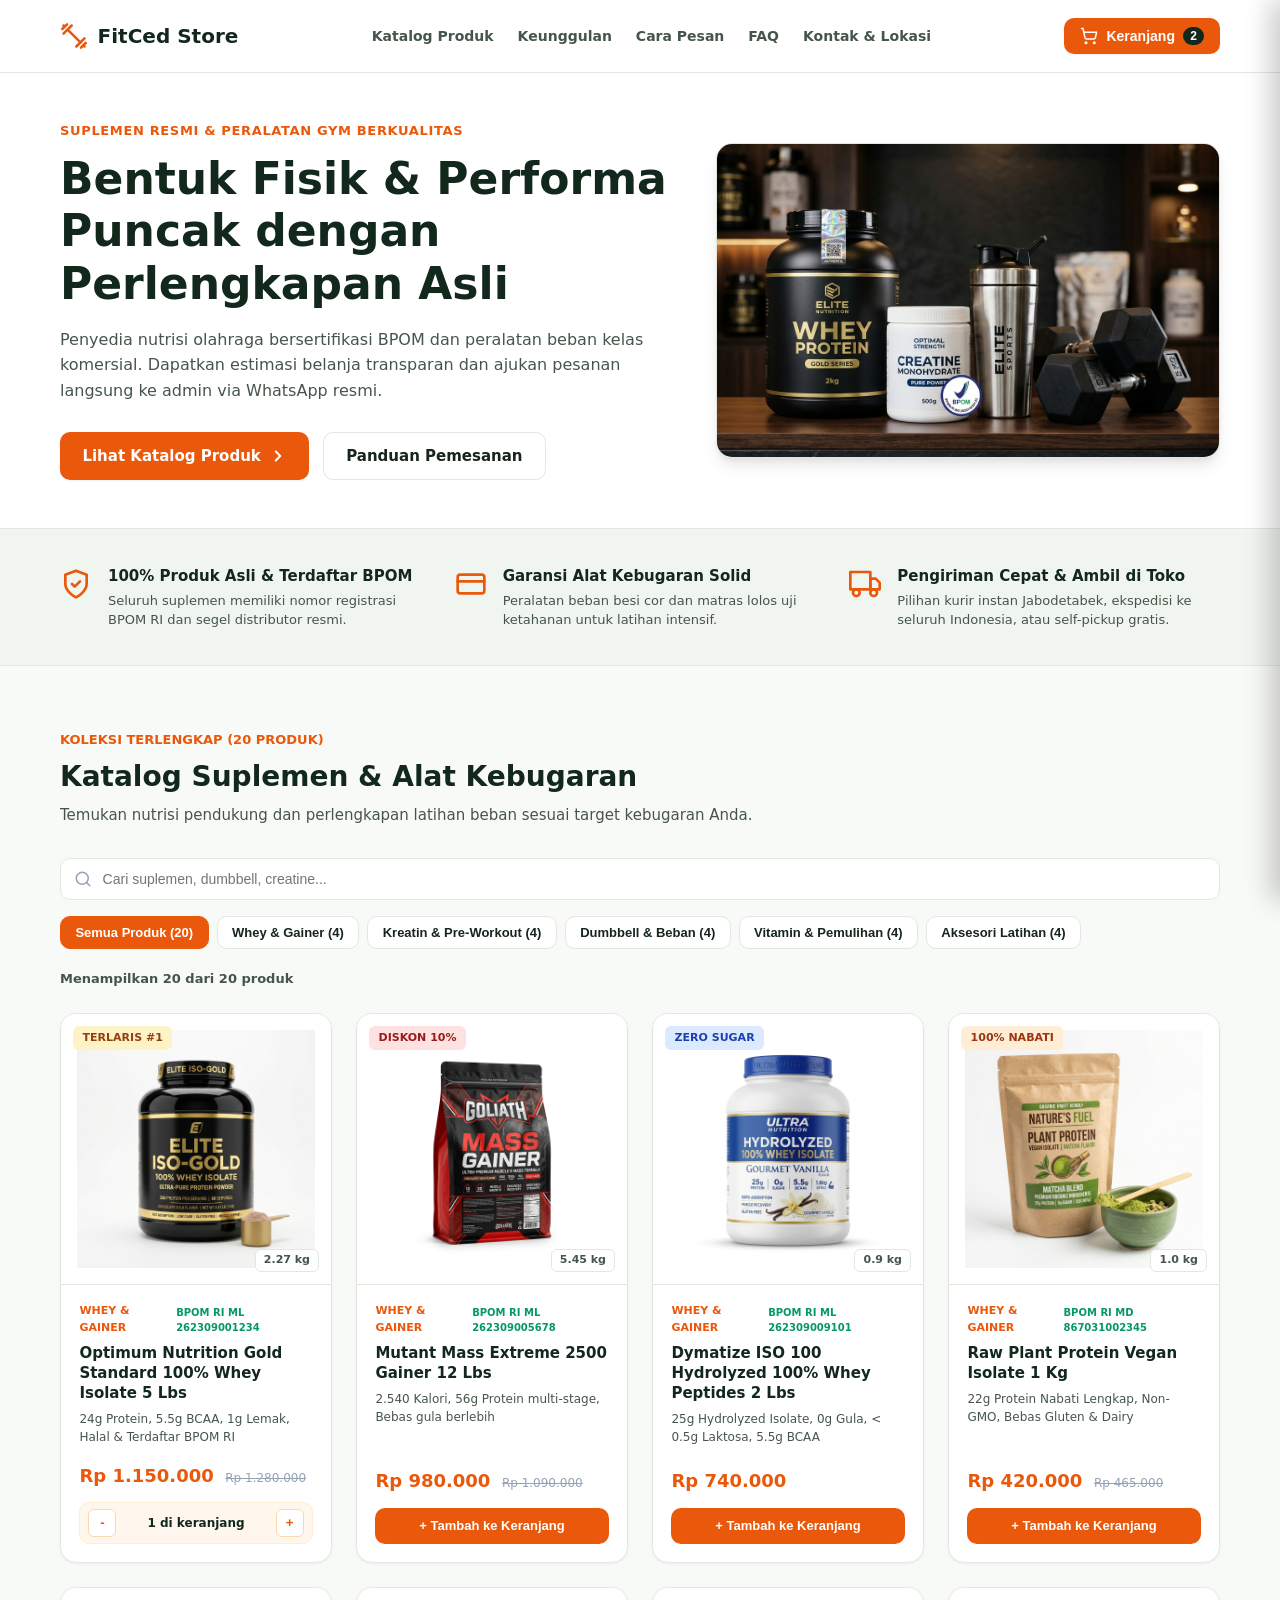
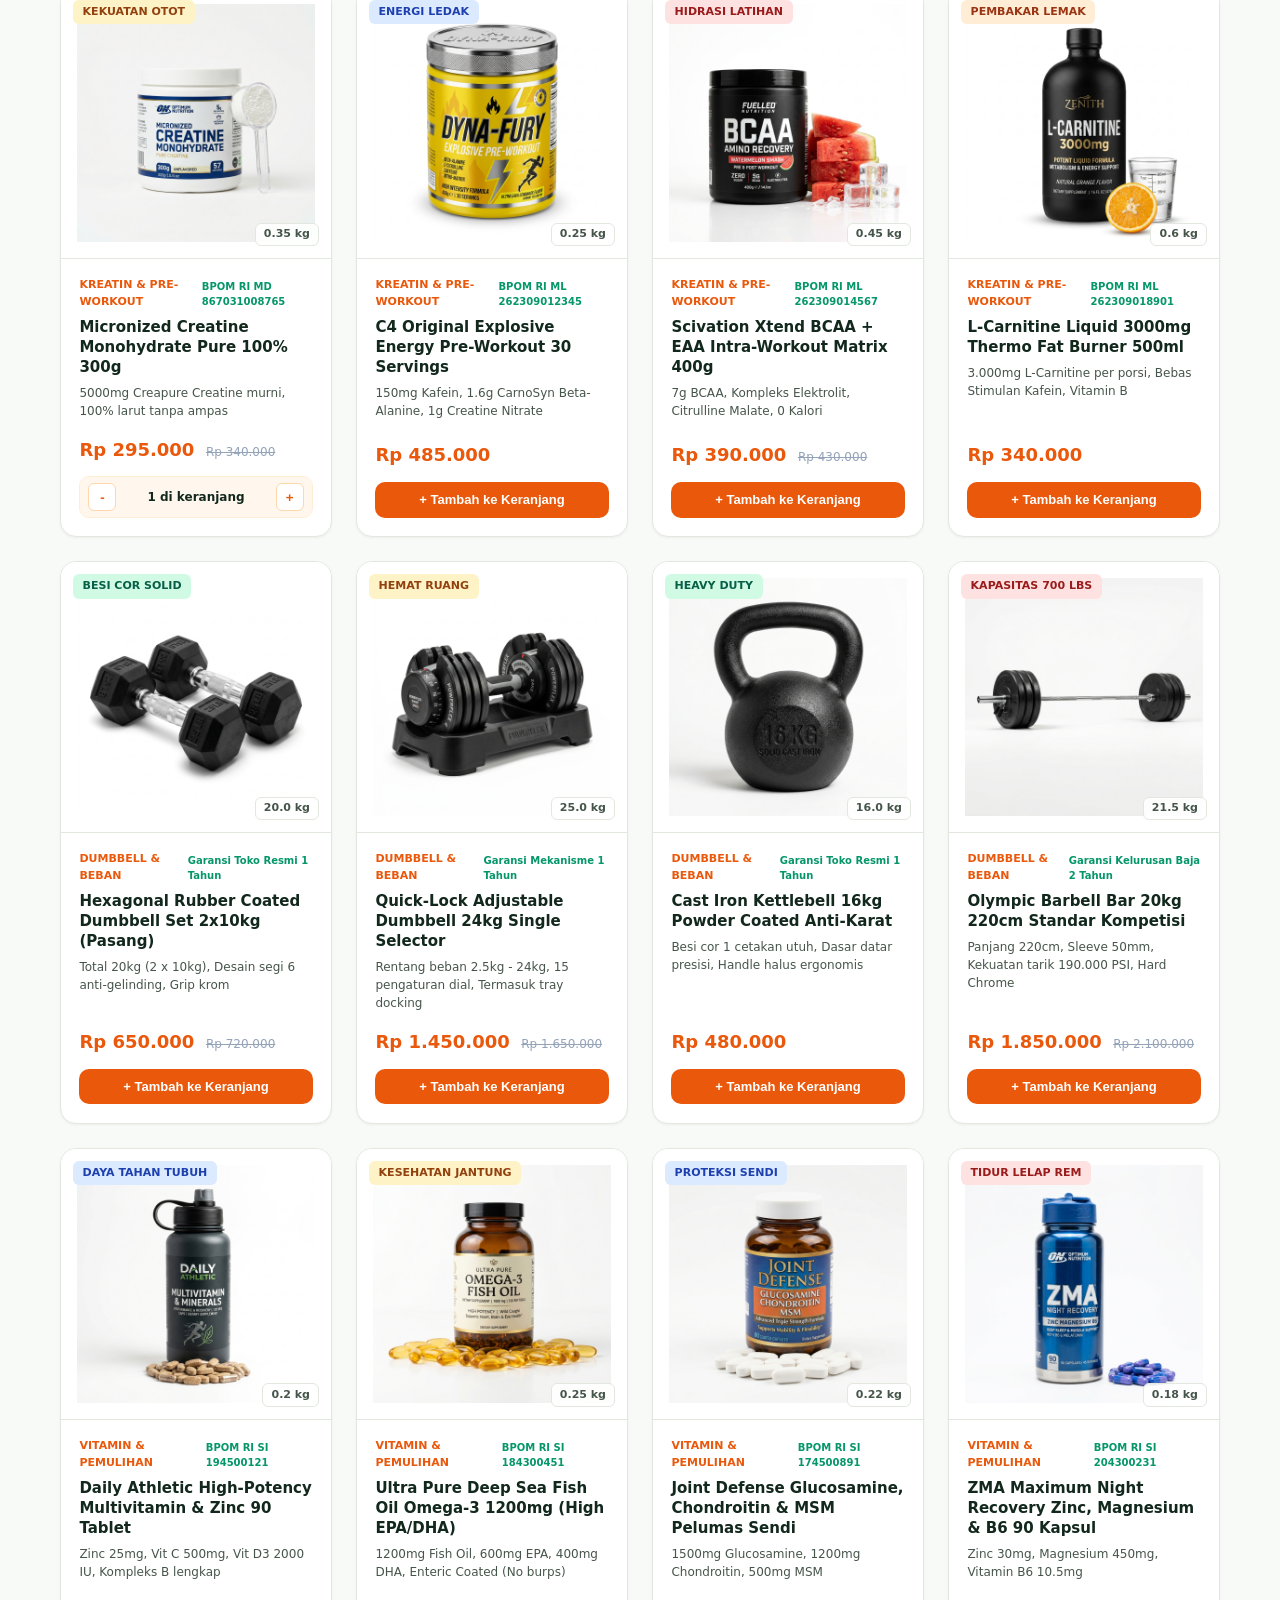
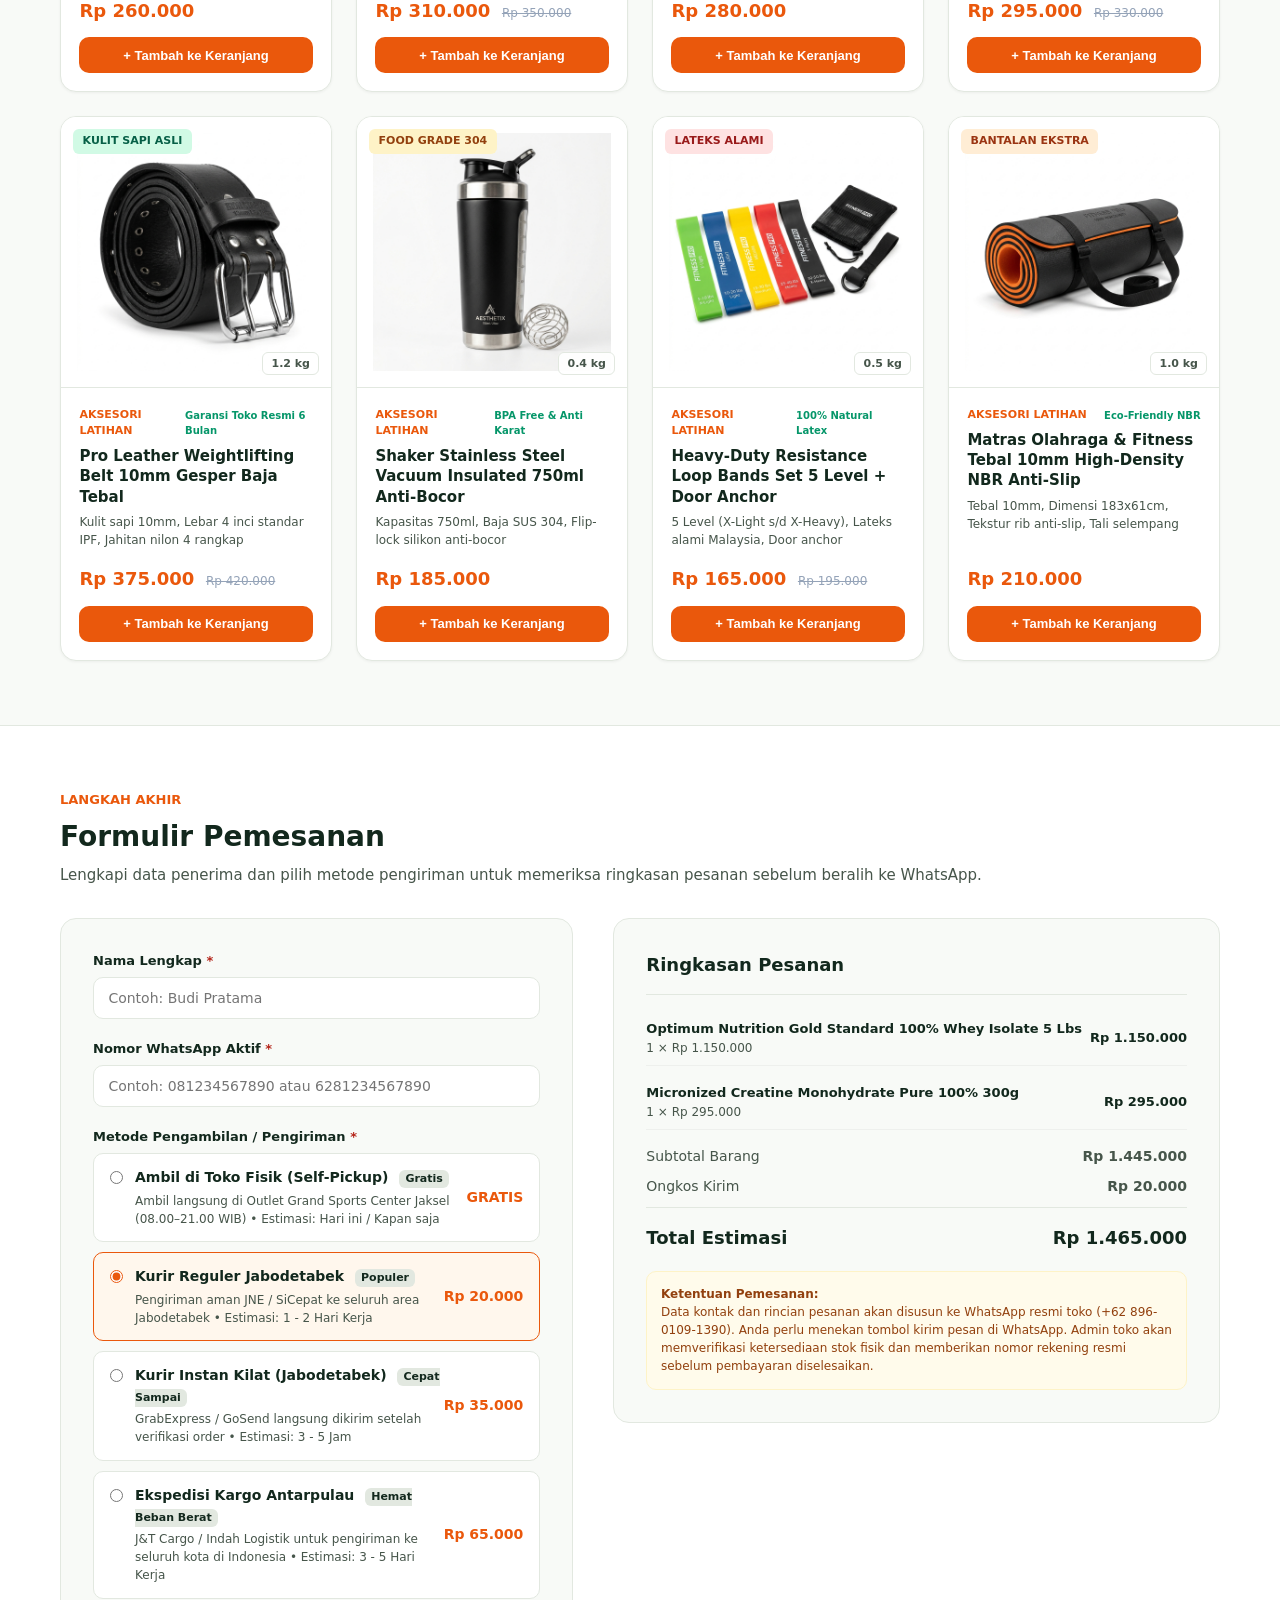
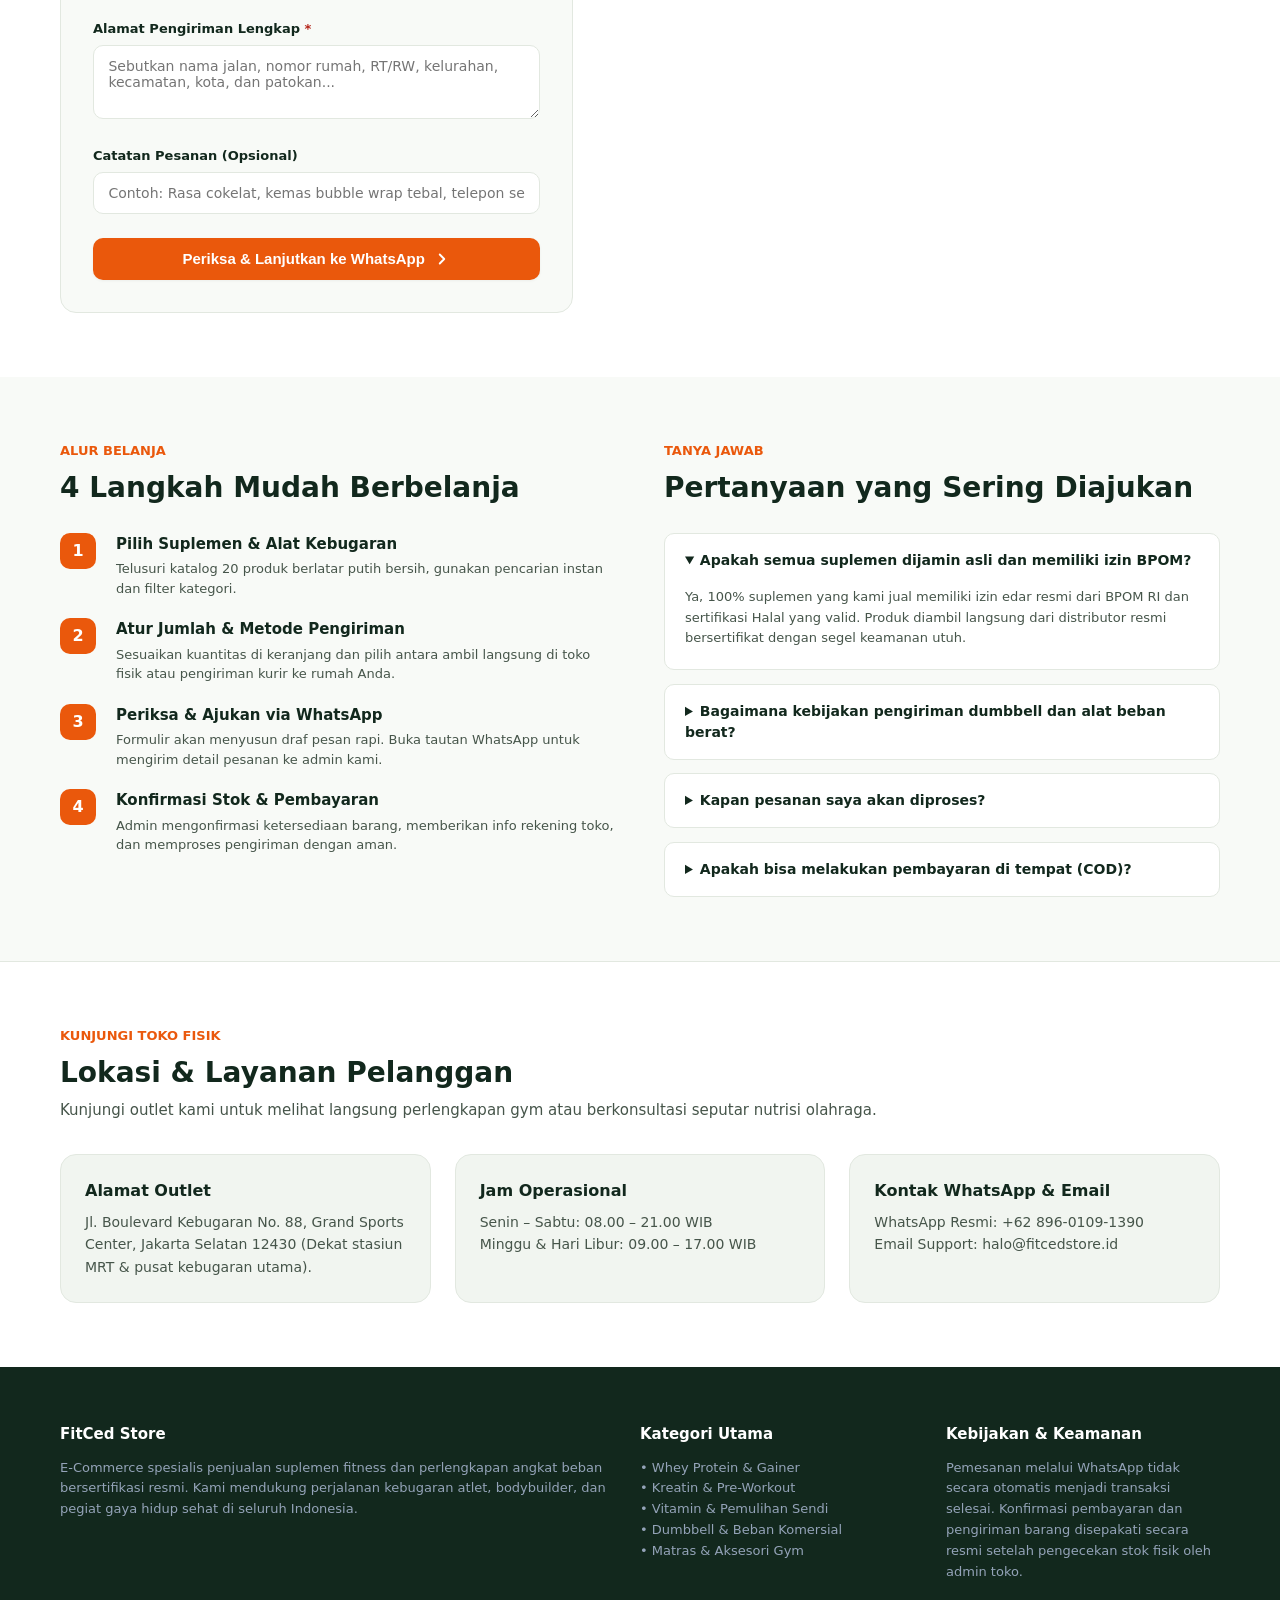
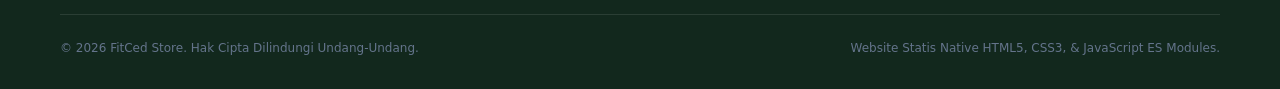
<file: index.html>
<!doctype html>
<html lang="id">
  <head>
    <meta charset="UTF-8" />
    <meta name="viewport" content="width=device-width, initial-scale=1.0" />
    <title>FitCed Store - Suplemen & Kebugaran</title>
    <meta name="description" content="E-Commerce Penjualan Suplemen BPOM dan Alat Kebugaran Berbasis Web dengan 20 katalog produk lengkap dan integrasi pemesanan WhatsApp." />
    <meta property="og:title" content="FitCed Store - Suplemen & Kebugaran" />
    <meta property="og:description" content="E-Commerce Penjualan Suplemen BPOM dan Alat Kebugaran Berbasis Web dengan 20 katalog produk lengkap dan integrasi pemesanan WhatsApp." />
    <meta property="og:type" content="website" />
    <meta name="twitter:card" content="summary_large_image" />

    <!-- Favicon SVG -->
    <link rel="icon" type="image/svg+xml" href="data:image/svg+xml,<svg xmlns='http://www.w3.org/2000/svg' viewBox='0 0 24 24' fill='%23ea580c'><path d='M6.5 5h11v2h-11zM4 9h16v2H4zm3 4h10v2H7zm-3 4h16v2H4z'/></svg>" />

    <!-- Stylesheet Native Sesuai SOP -->
    <link rel="stylesheet" href="/css/styles.css" />
  </head>
  <body>
    <!-- Skip Link Aksesibilitas -->
    <a href="#main-content" class="skip-link">Lewati ke konten utama</a>

    <!-- Live Region untuk Pengumuman Screen Reader -->
    <div id="live-region" class="sr-only" aria-live="polite" aria-atomic="true"></div>

    <!-- Header / Top Bar Contract -->
    <header class="site-header" role="banner">
      <div class="container header-container">
        <!-- Zone 1: Single text wordmark -->
        <a href="#" class="brand-wordmark" aria-label="FitCed Store - Beranda">
          <svg class="brand-icon" viewBox="0 0 24 24" fill="none" stroke="currentColor" stroke-width="2.2" stroke-linecap="round" stroke-linejoin="round" aria-hidden="true">
            <path d="m6.5 6.5 11 11" />
            <path d="m21 21-1-1" />
            <path d="m3 3 1 1" />
            <path d="m18 22 4-4" />
            <path d="m2 6 4-4" />
            <path d="m3 10 7-7" />
            <path d="m14 21 7-7" />
          </svg>
          <span>FitCed Store</span>
        </a>

        <!-- Zone 2: Navigation Links -->
        <nav class="site-nav" aria-label="Navigasi Utama">
          <a href="#katalog" class="nav-link">Katalog Produk</a>
          <a href="#keunggulan" class="nav-link">Keunggulan</a>
          <a href="#cara-pesan" class="nav-link">Cara Pesan</a>
          <a href="#faq" class="nav-link">FAQ</a>
          <a href="#kontak" class="nav-link">Kontak & Lokasi</a>
        </nav>

        <!-- Zone 3: 1 Primary Action (Tombol Keranjang) -->
        <div class="header-actions">
          <button 
            type="button" 
            id="open-cart-btn" 
            class="cart-button-trigger" 
            aria-label="Buka Keranjang Belanja, memuat 0 barang"
            aria-haspopup="dialog" 
            aria-controls="cart-drawer"
          >
            <svg class="cart-icon" viewBox="0 0 24 24" fill="none" stroke="currentColor" stroke-width="2" stroke-linecap="round" stroke-linejoin="round" aria-hidden="true">
              <circle cx="8" cy="21" r="1"/>
              <circle cx="19" cy="21" r="1"/>
              <path d="M2.05 2.05h2l2.66 12.42a2 2 0 0 0 2 1.58h9.78a2 2 0 0 0 1.95-1.57l1.65-7.43H5.12"/>
            </svg>
            <span>Keranjang</span>
            <span id="header-cart-badge" class="cart-counter-badge tabular-nums">0</span>
          </button>
        </div>
      </div>
    </header>

    <!-- Konten Utama -->
    <main id="main-content">
      <!-- 1. Hero Section -->
      <section class="hero-section" aria-labelledby="hero-heading">
        <div class="container">
          <div class="hero-grid">
            <div class="hero-content">
              <p class="hero-kicker">Suplemen Resmi & Peralatan Gym Berkualitas</p>
              <h1 id="hero-heading" class="hero-title">
                Bentuk Fisik & Performa Puncak dengan Perlengkapan Asli
              </h1>
              <p class="hero-description">
                Penyedia nutrisi olahraga bersertifikasi BPOM dan peralatan beban kelas komersial. Dapatkan estimasi belanja transparan dan ajukan pesanan langsung ke admin via WhatsApp resmi.
              </p>
              <div class="hero-cta-group">
                <a href="#katalog" class="btn-primary">
                  <span>Lihat Katalog Produk</span>
                  <svg width="18" height="18" viewBox="0 0 24 24" fill="none" stroke="currentColor" stroke-width="2.5" stroke-linecap="round" stroke-linejoin="round" aria-hidden="true">
                    <path d="m9 18 6-6-6-6"/>
                  </svg>
                </a>
                <a href="#cara-pesan" class="btn-secondary">
                  <span>Panduan Pemesanan</span>
                </a>
              </div>
            </div>
            <div class="hero-media-wrapper">
              <img 
                src="/assets/images/hero_showcase_supplements_1793784399350.jpg" 
                alt="Display suplemen resmi FitCed Store dengan segel distributor resmi dan registrasi BPOM RI" 
                class="hero-image"
                width="960" 
                height="600"
                loading="eager"
                referrerpolicy="no-referrer"
              />
            </div>
          </div>
        </div>
      </section>

      <!-- 2. Jaminan Kualitas (Value Strip) -->
      <section id="keunggulan" class="value-strip" aria-label="Jaminan Kualitas Toko">
        <div class="container">
          <div class="value-grid">
            <div class="value-item">
              <svg class="value-icon" viewBox="0 0 24 24" fill="none" stroke="currentColor" stroke-width="2" stroke-linecap="round" stroke-linejoin="round" aria-hidden="true">
                <path d="M12 22s8-4 8-10V5l-8-3-8 3v7c0 6 8 10 8 10"/>
                <path d="m9 12 2 2 4-4"/>
              </svg>
              <div>
                <h2 class="value-title">100% Produk Asli & Terdaftar BPOM</h2>
                <p class="value-desc">Seluruh suplemen memiliki nomor registrasi BPOM RI dan segel distributor resmi.</p>
              </div>
            </div>
            <div class="value-item">
              <svg class="value-icon" viewBox="0 0 24 24" fill="none" stroke="currentColor" stroke-width="2" stroke-linecap="round" stroke-linejoin="round" aria-hidden="true">
                <rect width="20" height="14" x="2" y="5" rx="2"/>
                <line x1="2" x2="22" y1="10" y2="10"/>
              </svg>
              <div>
                <h2 class="value-title">Garansi Alat Kebugaran Solid</h2>
                <p class="value-desc">Peralatan beban besi cor dan matras lolos uji ketahanan untuk latihan intensif.</p>
              </div>
            </div>
            <div class="value-item">
              <svg class="value-icon" viewBox="0 0 24 24" fill="none" stroke="currentColor" stroke-width="2" stroke-linecap="round" stroke-linejoin="round" aria-hidden="true">
                <rect x="1" y="3" width="15" height="13"/>
                <polygon points="16 8 20 8 23 11 23 16 16 16 8"/>
                <circle cx="5.5" cy="18.5" r="2.5"/>
                <circle cx="18.5" cy="18.5" r="2.5"/>
              </svg>
              <div>
                <h2 class="value-title">Pengiriman Cepat & Ambil di Toko</h2>
                <p class="value-desc">Pilihan kurir instan Jabodetabek, ekspedisi ke seluruh Indonesia, atau self-pickup gratis.</p>
              </div>
            </div>
          </div>
        </div>
      </section>

      <!-- 3. Katalog Produk & Filter -->
      <section id="katalog" class="catalog-section" aria-labelledby="catalog-heading">
        <div class="container">
          <header class="section-header">
            <p class="section-kicker">Koleksi Terlengkap (20 Produk)</p>
            <h2 id="catalog-heading" class="section-title">Katalog Suplemen & Alat Kebugaran</h2>
            <p class="section-subtitle">Temukan nutrisi pendukung dan perlengkapan latihan beban sesuai target kebugaran Anda.</p>
          </header>

          <!-- Toolbar: Pencarian dan Filter Kategori -->
          <div class="catalog-toolbar">
            <div class="search-box">
              <label for="catalog-search-input" class="sr-only">Cari produk berdasarkan nama atau spesifikasi</label>
              <svg class="search-icon" viewBox="0 0 24 24" fill="none" stroke="currentColor" stroke-width="2" stroke-linecap="round" stroke-linejoin="round" aria-hidden="true">
                <circle cx="11" cy="11" r="8"/>
                <path d="m21 21-4.3-4.3"/>
              </svg>
              <input 
                type="search" 
                id="catalog-search-input" 
                class="search-input" 
                placeholder="Cari suplemen, dumbbell, creatine..."
                autocomplete="off"
              />
            </div>

            <!-- Segmented Category Filter Buttons -->
            <div id="category-filter-container" class="category-filter-bar" role="toolbar" aria-label="Filter Kategori Produk">
              <!-- Tombol kategori akan di-render secara dinamis oleh JavaScript -->
            </div>
          </div>

          <!-- Status Bar Hasil -->
          <div class="catalog-status-bar">
            <span id="catalog-count-text">Menampilkan semua produk</span>
            <button type="button" id="reset-catalog-btn" class="btn-remove-item" style="display: none;">
              Reset Pencarian & Filter
            </button>
          </div>

          <!-- Grid Daftar Produk -->
          <div id="product-grid" class="product-grid" role="region" aria-live="polite">
            <!-- Kartu produk akan di-render oleh JavaScript -->
          </div>
        </div>
      </section>

      <!-- 4. Formulir Pemesanan & Ringkasan Checkout -->
      <section id="checkout-section" class="checkout-section" aria-labelledby="checkout-heading">
        <div class="container">
          <header class="section-header">
            <p class="section-kicker">Langkah Akhir</p>
            <h2 id="checkout-heading" class="section-title">Formulir Pemesanan</h2>
            <p class="section-subtitle">Lengkapi data penerima dan pilih metode pengiriman untuk memeriksa ringkasan pesanan sebelum beralih ke WhatsApp.</p>
          </header>

          <div class="checkout-grid">
            <!-- Kolom Kiri: Formulir Data Pembeli -->
            <div class="checkout-card">
              <form id="checkout-form" novalidate>
                <!-- Nama Pembeli -->
                <div class="form-group">
                  <label for="customer-name" class="form-label">
                    Nama Lengkap <span aria-hidden="true" style="color: var(--color-error);">*</span>
                  </label>
                  <input 
                    type="text" 
                    id="customer-name" 
                    name="name" 
                    class="form-input" 
                    placeholder="Contoh: Budi Pratama" 
                    required 
                    minlength="2" 
                    maxlength="80"
                    aria-describedby="name-error"
                  />
                  <span id="name-error" class="field-error-msg" role="alert"></span>
                </div>

                <!-- Nomor WhatsApp -->
                <div class="form-group">
                  <label for="customer-phone" class="form-label">
                    Nomor WhatsApp Aktif <span aria-hidden="true" style="color: var(--color-error);">*</span>
                  </label>
                  <input 
                    type="tel" 
                    id="customer-phone" 
                    name="phone" 
                    class="form-input" 
                    placeholder="Contoh: 081234567890 atau 6281234567890" 
                    required
                    aria-describedby="phone-error"
                  />
                  <span id="phone-error" class="field-error-msg" role="alert"></span>
                </div>

                <!-- Opsi Metode Pengiriman -->
                <div class="form-group">
                  <label class="form-label">
                    Metode Pengambilan / Pengiriman <span aria-hidden="true" style="color: var(--color-error);">*</span>
                  </label>
                  <div id="shipping-methods-container" class="shipping-options-list" role="radiogroup" aria-label="Pilih Opsi Pengiriman">
                    <!-- Opsi pengiriman di-render oleh JavaScript -->
                  </div>
                </div>

                <!-- Alamat Pengiriman (Ditampilkan bila membutuhkan kurir) -->
                <div id="address-form-group" class="form-group">
                  <label for="customer-address" class="form-label">
                    Alamat Pengiriman Lengkap <span aria-hidden="true" style="color: var(--color-error);">*</span>
                  </label>
                  <textarea 
                    id="customer-address" 
                    name="address" 
                    rows="3" 
                    class="form-textarea" 
                    placeholder="Sebutkan nama jalan, nomor rumah, RT/RW, kelurahan, kecamatan, kota, dan patokan..."
                    aria-describedby="address-error"
                  ></textarea>
                  <span id="address-error" class="field-error-msg" role="alert"></span>
                </div>

                <!-- Catatan Tambahan -->
                <div class="form-group">
                  <label for="customer-note" class="form-label">
                    Catatan Pesanan (Opsional)
                  </label>
                  <input 
                    type="text" 
                    id="customer-note" 
                    name="note" 
                    class="form-input" 
                    placeholder="Contoh: Rasa cokelat, kemas bubble wrap tebal, telepon sebelum sampai..." 
                  />
                </div>

                <div style="margin-top: 1.5rem;">
                  <button type="submit" id="submit-checkout-btn" class="btn-primary" style="width: 100%;">
                    <span>Periksa & Lanjutkan ke WhatsApp</span>
                    <svg width="18" height="18" viewBox="0 0 24 24" fill="none" stroke="currentColor" stroke-width="2.5" stroke-linecap="round" stroke-linejoin="round" aria-hidden="true">
                      <path d="m9 18 6-6-6-6"/>
                    </svg>
                  </button>
                </div>
              </form>
            </div>

            <!-- Kolom Kanan: Ringkasan Total Belanja -->
            <div class="order-summary-box" aria-labelledby="summary-box-heading">
              <h3 id="summary-box-heading" class="summary-heading">Ringkasan Pesanan</h3>

              <!-- Daftar Barang Mini -->
              <div id="summary-items-list" class="summary-items-scroll">
                <!-- Diisi oleh JavaScript -->
              </div>

              <!-- Baris Rincian Biaya -->
              <div class="summary-row">
                <span>Subtotal Barang</span>
                <span id="summary-subtotal-val" class="tabular-nums" style="font-weight: 600;">Rp 0</span>
              </div>
              <div class="summary-row">
                <span>Ongkos Kirim</span>
                <span id="summary-shipping-val" class="tabular-nums" style="font-weight: 600;">Rp 0</span>
              </div>
              <div class="summary-row total-row">
                <span>Total Estimasi</span>
                <span id="summary-total-val" class="tabular-nums">Rp 0</span>
              </div>

              <div class="summary-disclaimer">
                <p><strong>Ketentuan Pemesanan:</strong></p>
                <p>Data kontak dan rincian pesanan akan disusun ke WhatsApp resmi toko (+62 896-0109-1390). Anda perlu menekan tombol kirim pesan di WhatsApp. Admin toko akan memverifikasi ketersediaan stok fisik dan memberikan nomor rekening resmi sebelum pembayaran diselesaikan.</p>
              </div>
            </div>
          </div>
        </div>
      </section>

      <!-- 5. Cara Pesan & FAQ -->
      <section id="cara-pesan" class="info-section" aria-labelledby="guide-heading">
        <div class="container">
          <div class="info-grid">
            <!-- Langkah Belanja -->
            <div>
              <p class="section-kicker">Alur Belanja</p>
              <h2 id="guide-heading" class="section-title">4 Langkah Mudah Berbelanja</h2>
              <div class="step-list">
                <div class="step-card">
                  <div class="step-number">1</div>
                  <div class="step-content">
                    <h3>Pilih Suplemen & Alat Kebugaran</h3>
                    <p>Telusuri katalog 20 produk berlatar putih bersih, gunakan pencarian instan dan filter kategori.</p>
                  </div>
                </div>
                <div class="step-card">
                  <div class="step-number">2</div>
                  <div class="step-content">
                    <h3>Atur Jumlah & Metode Pengiriman</h3>
                    <p>Sesuaikan kuantitas di keranjang dan pilih antara ambil langsung di toko fisik atau pengiriman kurir ke rumah Anda.</p>
                  </div>
                </div>
                <div class="step-card">
                  <div class="step-number">3</div>
                  <div class="step-content">
                    <h3>Periksa & Ajukan via WhatsApp</h3>
                    <p>Formulir akan menyusun draf pesan rapi. Buka tautan WhatsApp untuk mengirim detail pesanan ke admin kami.</p>
                  </div>
                </div>
                <div class="step-card">
                  <div class="step-number">4</div>
                  <div class="step-content">
                    <h3>Konfirmasi Stok & Pembayaran</h3>
                    <p>Admin mengonfirmasi ketersediaan barang, memberikan info rekening toko, dan memproses pengiriman dengan aman.</p>
                  </div>
                </div>
              </div>
            </div>

            <!-- FAQ Accordion -->
            <div id="faq">
              <p class="section-kicker">Tanya Jawab</p>
              <h2 class="section-title">Pertanyaan yang Sering Diajukan</h2>
              <div class="faq-list">
                <details class="faq-item" open>
                  <summary class="faq-summary">Apakah semua suplemen dijamin asli dan memiliki izin BPOM?</summary>
                  <div class="faq-body">
                    Ya, 100% suplemen yang kami jual memiliki izin edar resmi dari BPOM RI dan sertifikasi Halal yang valid. Produk diambil langsung dari distributor resmi bersertifikat dengan segel keamanan utuh.
                  </div>
                </details>

                <details class="faq-item">
                  <summary class="faq-summary">Bagaimana kebijakan pengiriman dumbbell dan alat beban berat?</summary>
                  <div class="faq-body">
                    Untuk wilayah Jabodetabek, Anda dapat memilih Kurir Instan (mobil/motor sesuai batas muatan) atau datang langsung mengambil ke toko fisik kami tanpa biaya kirim. Untuk luar kota, kami bekerja sama dengan ekspedisi kargo resmi bertarif hemat.
                  </div>
                </details>

                <details class="faq-item">
                  <summary class="faq-summary">Kapan pesanan saya akan diproses?</summary>
                  <div class="faq-body">
                    Pesanan diproses pada hari kerja toko (Senin–Sabtu: 08.00–21.00 WIB). Konfirmasi pembayaran yang masuk sebelum pukul 15.00 WIB akan dikirim pada hari yang sama.
                  </div>
                </details>

                <details class="faq-item">
                  <summary class="faq-summary">Apakah bisa melakukan pembayaran di tempat (COD)?</summary>
                  <div class="faq-body">
                    Layanan bayar di tempat berlaku untuk opsi Ambil di Toko (Self-Pickup) dengan pembayaran tunai, debit, atau QRIS di kasir toko fisik kami. Untuk pengiriman kurir, pembayaran dilakukan melalui transfer bank resmi toko.
                  </div>
                </details>
              </div>
            </div>
          </div>
        </div>
      </section>

      <!-- 6. Kontak & Lokasi Toko -->
      <section id="kontak" class="info-section" style="background-color: var(--color-surface); border-top: 1px solid var(--color-border);" aria-labelledby="contact-heading">
        <div class="container">
          <header class="section-header">
            <p class="section-kicker">Kunjungi Toko Fisik</p>
            <h2 id="contact-heading" class="section-title">Lokasi & Layanan Pelanggan</h2>
            <p class="section-subtitle">Kunjungi outlet kami untuk melihat langsung perlengkapan gym atau berkonsultasi seputar nutrisi olahraga.</p>
          </header>

          <div style="display: grid; grid-template-columns: repeat(auto-fit, minmax(280px, 1fr)); gap: 1.5rem;">
            <div style="padding: 1.5rem; background-color: var(--color-surface-subtle); border-radius: var(--radius-lg); border: 1px solid var(--color-border);">
              <h3 style="font-size: 1rem; font-weight: 700; color: var(--color-brand-dark); margin-bottom: 0.5rem;">Alamat Outlet</h3>
              <p style="font-size: 0.875rem; color: var(--color-text-muted); line-height: 1.6;">
                Jl. Boulevard Kebugaran No. 88, Grand Sports Center, Jakarta Selatan 12430 (Dekat stasiun MRT & pusat kebugaran utama).
              </p>
            </div>
            <div style="padding: 1.5rem; background-color: var(--color-surface-subtle); border-radius: var(--radius-lg); border: 1px solid var(--color-border);">
              <h3 style="font-size: 1rem; font-weight: 700; color: var(--color-brand-dark); margin-bottom: 0.5rem;">Jam Operasional</h3>
              <p style="font-size: 0.875rem; color: var(--color-text-muted); line-height: 1.6;">
                Senin – Sabtu: 08.00 – 21.00 WIB<br>
                Minggu & Hari Libur: 09.00 – 17.00 WIB
              </p>
            </div>
            <div style="padding: 1.5rem; background-color: var(--color-surface-subtle); border-radius: var(--radius-lg); border: 1px solid var(--color-border);">
              <h3 style="font-size: 1rem; font-weight: 700; color: var(--color-brand-dark); margin-bottom: 0.5rem;">Kontak WhatsApp & Email</h3>
              <p style="font-size: 0.875rem; color: var(--color-text-muted); line-height: 1.6;">
                WhatsApp Resmi: +62 896-0109-1390<br>
                Email Support: halo@fitcedstore.id
              </p>
            </div>
          </div>
        </div>
      </section>
    </main>

    <!-- Footer -->
    <footer class="site-footer" role="contentinfo">
      <div class="container">
        <div class="footer-grid">
          <div class="footer-col">
            <h4>FitCed Store</h4>
            <p>E-Commerce spesialis penjualan suplemen fitness dan perlengkapan angkat beban bersertifikasi resmi. Kami mendukung perjalanan kebugaran atlet, bodybuilder, dan pegiat gaya hidup sehat di seluruh Indonesia.</p>
          </div>
          <div class="footer-col">
            <h4>Kategori Utama</h4>
            <p>
              • Whey Protein & Gainer<br>
              • Kreatin & Pre-Workout<br>
              • Vitamin & Pemulihan Sendi<br>
              • Dumbbell & Beban Komersial<br>
              • Matras & Aksesori Gym
            </p>
          </div>
          <div class="footer-col">
            <h4>Kebijakan & Keamanan</h4>
            <p>Pemesanan melalui WhatsApp tidak secara otomatis menjadi transaksi selesai. Konfirmasi pembayaran dan pengiriman barang disepakati secara resmi setelah pengecekan stok fisik oleh admin toko.</p>
          </div>
        </div>
        <div class="footer-bottom">
          <div>&copy; 2026 FitCed Store. Hak Cipta Dilindungi Undang-Undang.</div>
          <div>Website Statis Native HTML5, CSS3, & JavaScript ES Modules.</div>
        </div>
      </div>
    </footer>

    <!-- Cart Slide-Over Drawer -->
    <div id="drawer-backdrop" class="drawer-backdrop" aria-hidden="true"></div>
    <aside 
      id="cart-drawer" 
      class="cart-drawer" 
      role="dialog" 
      aria-modal="true" 
      aria-labelledby="drawer-heading"
      aria-hidden="true"
    >
      <div class="drawer-header">
        <h2 id="drawer-heading" class="drawer-title">Keranjang Belanja</h2>
        <button type="button" id="close-drawer-btn" class="btn-close-drawer" aria-label="Tutup Keranjang Belanja">
          <svg width="20" height="20" viewBox="0 0 24 24" fill="none" stroke="currentColor" stroke-width="2" stroke-linecap="round" stroke-linejoin="round" aria-hidden="true">
            <line x1="18" y1="6" x2="6" y2="18"/>
            <line x1="6" y1="6" x2="18" y2="18"/>
          </svg>
        </button>
      </div>

      <div class="drawer-body">
        <div id="cart-drawer-items" class="cart-items-list">
          <!-- Item keranjang di-render oleh JavaScript -->
        </div>
      </div>

      <div class="drawer-footer">
        <div class="cart-subtotal-row">
          <span>Subtotal Barang:</span>
          <span id="drawer-subtotal-val" class="tabular-nums" style="font-weight: 700; color: var(--color-brand-dark);">Rp 0</span>
        </div>
        <div class="cart-total-row">
          <span>Total Estimasi:</span>
          <span id="drawer-total-val" class="tabular-nums" style="color: var(--color-accent);">Rp 0</span>
        </div>
        <button type="button" id="drawer-to-checkout-btn" class="btn-checkout-drawer">
          <span>Lanjut ke Formulir Pemesanan</span>
          <svg width="18" height="18" viewBox="0 0 24 24" fill="none" stroke="currentColor" stroke-width="2.5" stroke-linecap="round" stroke-linejoin="round" aria-hidden="true">
            <path d="m9 18 6-6-6-6"/>
          </svg>
        </button>
      </div>
    </aside>

    <!-- Modal Dialog Review Pesanan Final -->
    <div id="order-review-modal" class="modal-overlay" role="dialog" aria-modal="true" aria-labelledby="modal-review-heading" aria-hidden="true">
      <div class="modal-card">
        <div class="modal-header">
          <h2 id="modal-review-heading" class="modal-title">Periksa Draf Pesanan WhatsApp</h2>
          <button type="button" id="close-review-modal-btn" class="btn-close-drawer" aria-label="Tutup Ringkasan">
            <svg width="20" height="20" viewBox="0 0 24 24" fill="none" stroke="currentColor" stroke-width="2" stroke-linecap="round" stroke-linejoin="round" aria-hidden="true">
              <line x1="18" y1="6" x2="6" y2="18"/>
              <line x1="6" y1="6" x2="18" y2="18"/>
            </svg>
          </button>
        </div>
        <div class="modal-body">
          <p style="margin-bottom: 0.75rem; color: var(--color-text-muted); font-size: 0.8125rem;">
            Berikut adalah draf pesan yang akan otomatis dimuat ke aplikasi WhatsApp Anda. Pastikan nama, nomor kontak, dan daftar produk sudah sesuai sebelum membuka WhatsApp.
          </p>

          <pre id="modal-message-preview" class="modal-preview-box" tabindex="0" aria-label="Teks Pesan WhatsApp"></pre>

          <div style="background-color: #fffbeb; border: 1px solid #fef3c7; border-radius: var(--radius-md); padding: 0.75rem; font-size: 0.75rem; color: #92400e;">
            <strong>Catatan Penting:</strong> Setelah WhatsApp terbuka, Anda masih harus menekan tombol <strong>Kirim</strong> di aplikasi WhatsApp Anda. Admin akan mengonfirmasi ketersediaan barang secara manual.
          </div>
        </div>
        <div class="modal-footer">
          <button type="button" id="btn-edit-order" class="btn-secondary" style="color: var(--color-text-main); border-color: var(--color-border); background: var(--color-surface);">
            Ubah Data
          </button>
          <a id="btn-send-whatsapp" href="#" target="_blank" rel="noopener noreferrer" class="btn-whatsapp-submit">
            <svg width="18" height="18" viewBox="0 0 24 24" fill="currentColor" aria-hidden="true">
              <path d="M12.031 6.172c-3.181 0-5.767 2.586-5.768 5.766-.001 1.298.38 2.27 1.019 3.287l-.582 2.128 2.182-.573c.978.58 1.911.928 3.145.929 3.178 0 5.767-2.587 5.768-5.766.001-3.187-2.575-5.77-5.764-5.771zm3.392 8.244c-.144.405-.837.774-1.17.824-.299.045-.677.063-1.092-.069-.252-.08-.575-.187-.988-.365-1.739-.751-2.874-2.502-2.961-2.617-.087-.116-.708-.94-.708-1.793s.448-1.273.607-1.446c.159-.173.346-.217.462-.217l.332.007c.101.005.242-.039.378.29.144.347.491 1.2.534 1.288.043.088.072.19.014.305-.058.115-.087.188-.173.289l-.26.304c-.087.086-.177.18-.076.354.101.174.449.741.964 1.201.662.591 1.221.774 1.394.86.174.086.275.072.376-.044.101-.116.433-.506.549-.68.116-.173.231-.145.39-.086.159.058 1.011.477 1.184.564.173.087.289.13.332.202.043.073.043.42-.101.825z"/>
            </svg>
            <span>Buka di WhatsApp</span>
          </a>
        </div>
      </div>
    </div>

    <!-- Container Notifikasi Toast -->
    <div id="toast-container" class="toast-container" aria-hidden="true"></div>

    <!-- Noscript Fallback -->
    <noscript>
      <div style="background-color: #fff3cd; color: #856404; padding: 1.5rem; text-align: center; font-weight: bold; border-bottom: 2px solid #ffeeba;">
        Situs web ini membutuhkan JavaScript untuk fitur pencarian katalog, kalkulasi keranjang belanja, dan pemesanan WhatsApp. Silakan aktifkan JavaScript pada browser Anda.
      </div>
    </noscript>

    <!-- Modul JavaScript ES6 Native Sesuai SOP -->
    <script type="module" src="/js/app.js"></script>
  </body>
</html>
</file>
<file: css/styles.css>
/* css/styles.css - Stylesheet Native FitCed Store Sesuai Panduan UI/UX SOP */
:root {
  --color-bg-main: #f8faf7;
  --color-surface: #ffffff;
  --color-surface-subtle: #f1f5f0;
  --color-text-main: #17251b;
  --color-text-muted: #46554a;
  --color-brand-dark: #12281d;
  --color-primary: #ea580c;
  --color-primary-hover: #c2410c;
  --color-accent: #ea580c;
  --color-border: #e2e8e0;
  --color-error: #b42318;
  --radius-sm: 6px;
  --radius-md: 10px;
  --radius-lg: 16px;
  --shadow-sm: 0 1px 3px rgba(0, 0, 0, 0.05);
  --shadow-md: 0 4px 6px -1px rgba(0, 0, 0, 0.08), 0 2px 4px -1px rgba(0, 0, 0, 0.04);
  --shadow-lg: 0 10px 15px -3px rgba(0, 0, 0, 0.1), 0 4px 6px -2px rgba(0, 0, 0, 0.05);
}

*, *::before, *::after {
  box-sizing: border-box;
  margin: 0;
  padding: 0;
}

html {
  scroll-behavior: smooth;
  font-family: system-ui, -apple-system, BlinkMacSystemFont, "Segoe UI", Roboto, sans-serif;
  color: var(--color-text-main);
  background-color: var(--color-bg-main);
}

body {
  min-height: 100vh;
  display: flex;
  flex-direction: column;
  line-height: 1.5;
}

.tabular-nums {
  font-variant-numeric: tabular-nums;
}

.sr-only {
  position: absolute;
  width: 1px;
  height: 1px;
  padding: 0;
  margin: -1px;
  overflow: hidden;
  clip: rect(0, 0, 0, 0);
  white-space: nowrap;
  border: 0;
}

.skip-link {
  position: absolute;
  top: -40px;
  left: 0;
  background: var(--color-primary);
  color: #fff;
  padding: 8px 16px;
  z-index: 100;
  text-decoration: none;
  font-weight: 700;
  border-radius: 0 0 6px 0;
}
.skip-link:focus {
  top: 0;
}

.container {
  width: 100%;
  max-width: 1200px;
  margin-left: auto;
  margin-right: auto;
  padding-left: 1.25rem;
  padding-right: 1.25rem;
}

/* Header */
.site-header {
  position: sticky;
  top: 0;
  z-index: 40;
  background-color: rgba(255, 255, 255, 0.95);
  backdrop-filter: blur(8px);
  border-bottom: 1px solid var(--color-border);
}

.header-container {
  display: flex;
  align-items: center;
  justify-content: space-between;
  height: 72px;
  gap: 1rem;
}

.brand-wordmark {
  display: flex;
  align-items: center;
  gap: 0.6rem;
  font-weight: 800;
  font-size: 1.25rem;
  color: var(--color-brand-dark);
  text-decoration: none;
}
.brand-icon {
  width: 28px;
  height: 28px;
  color: var(--color-primary);
}

.site-nav {
  display: none;
  gap: 1.5rem;
}
@media (min-width: 768px) {
  .site-nav {
    display: flex;
  }
}
.nav-link {
  font-size: 0.875rem;
  font-weight: 600;
  color: var(--color-text-muted);
  text-decoration: none;
  transition: color 0.2s;
}
.nav-link:hover {
  color: var(--color-primary);
}

.cart-button-trigger {
  display: inline-flex;
  align-items: center;
  gap: 0.5rem;
  padding: 0.55rem 1rem;
  border-radius: var(--radius-md);
  background-color: var(--color-primary);
  color: #ffffff;
  border: none;
  font-size: 0.875rem;
  font-weight: 700;
  cursor: pointer;
  box-shadow: var(--shadow-sm);
  transition: background-color 0.2s, transform 0.1s;
}
.cart-button-trigger:hover {
  background-color: var(--color-primary-hover);
}
.cart-icon {
  width: 18px;
  height: 18px;
}
.cart-counter-badge {
  background-color: var(--color-brand-dark);
  color: #fff;
  border-radius: 9999px;
  padding: 0.1rem 0.45rem;
  font-size: 0.75rem;
  font-weight: 800;
}

/* Hero Section */
.hero-section {
  padding: 3rem 0;
  background-color: #ffffff;
  border-bottom: 1px solid var(--color-border);
}
.hero-grid {
  display: grid;
  grid-template-columns: 1fr;
  gap: 2.5rem;
  align-items: center;
}
@media (min-width: 992px) {
  .hero-grid {
    grid-template-columns: 1.1fr 0.9fr;
  }
}
.hero-kicker {
  font-size: 0.8125rem;
  font-weight: 700;
  text-transform: uppercase;
  letter-spacing: 0.05em;
  color: var(--color-primary);
  margin-bottom: 0.75rem;
}
.hero-title {
  font-size: 2.15rem;
  font-weight: 800;
  line-height: 1.2;
  color: var(--color-brand-dark);
  margin-bottom: 1rem;
}
@media (min-width: 768px) {
  .hero-title {
    font-size: 2.75rem;
  }
}
.hero-description {
  font-size: 1rem;
  color: var(--color-text-muted);
  line-height: 1.6;
  margin-bottom: 1.75rem;
}
.hero-cta-group {
  display: flex;
  flex-wrap: wrap;
  gap: 0.85rem;
}
.btn-primary {
  display: inline-flex;
  align-items: center;
  justify-content: center;
  gap: 0.5rem;
  padding: 0.75rem 1.4rem;
  background-color: var(--color-primary);
  color: #ffffff;
  border: none;
  border-radius: var(--radius-md);
  font-size: 0.9375rem;
  font-weight: 700;
  text-decoration: none;
  cursor: pointer;
  box-shadow: var(--shadow-sm);
  transition: background-color 0.2s;
}
.btn-primary:hover {
  background-color: var(--color-primary-hover);
}
.btn-secondary {
  display: inline-flex;
  align-items: center;
  justify-content: center;
  padding: 0.75rem 1.4rem;
  background-color: var(--color-surface);
  color: var(--color-text-main);
  border: 1px solid var(--color-border);
  border-radius: var(--radius-md);
  font-size: 0.9375rem;
  font-weight: 600;
  text-decoration: none;
}
.hero-media-wrapper {
  border-radius: var(--radius-lg);
  overflow: hidden;
  box-shadow: var(--shadow-lg);
  border: 1px solid var(--color-border);
  background-color: #f1f5f0;
}
.hero-image {
  width: 100%;
  height: auto;
  aspect-ratio: 16 / 10;
  object-fit: cover;
  display: block;
}

/* Value Strip */
.value-strip {
  padding: 2.25rem 0;
  background-color: var(--color-surface-subtle);
  border-bottom: 1px solid var(--color-border);
}
.value-grid {
  display: grid;
  grid-template-columns: 1fr;
  gap: 1.5rem;
}
@media (min-width: 768px) {
  .value-grid {
    grid-template-columns: repeat(3, 1fr);
  }
}
.value-item {
  display: flex;
  align-items: flex-start;
  gap: 1rem;
}
.value-icon {
  width: 32px;
  height: 32px;
  color: var(--color-primary);
  flex-shrink: 0;
  margin-top: 0.15rem;
}
.value-title {
  font-size: 0.9375rem;
  font-weight: 700;
  color: var(--color-brand-dark);
}
.value-desc {
  font-size: 0.8125rem;
  color: var(--color-text-muted);
  margin-top: 0.25rem;
  line-height: 1.45;
}

/* Catalog Section */
.catalog-section {
  padding: 4rem 0;
}
.section-header {
  margin-bottom: 2rem;
}
.section-kicker {
  font-size: 0.8125rem;
  font-weight: 700;
  text-transform: uppercase;
  color: var(--color-primary);
  margin-bottom: 0.4rem;
}
.section-title {
  font-size: 1.75rem;
  font-weight: 800;
  color: var(--color-brand-dark);
}
.section-subtitle {
  font-size: 0.9375rem;
  color: var(--color-text-muted);
  margin-top: 0.35rem;
}

/* Toolbar & Filter */
.catalog-toolbar {
  display: flex;
  flex-direction: column;
  gap: 1rem;
  margin-bottom: 1.25rem;
}
.search-box {
  position: relative;
  width: 100%;
}
.search-icon {
  position: absolute;
  left: 0.9rem;
  top: 50%;
  transform: translateY(-50%);
  width: 18px;
  height: 18px;
  color: #94a3b8;
}
.search-input {
  width: 100%;
  padding: 0.75rem 1rem 0.75rem 2.6rem;
  border-radius: var(--radius-md);
  border: 1px solid var(--color-border);
  background-color: var(--color-surface);
  font-size: 0.875rem;
  outline: none;
}
.search-input:focus {
  border-color: var(--color-primary);
}

.category-filter-bar {
  display: flex;
  flex-wrap: wrap;
  gap: 0.5rem;
}
.btn-category {
  padding: 0.5rem 0.9rem;
  border-radius: var(--radius-md);
  border: 1px solid var(--color-border);
  background-color: var(--color-surface);
  color: var(--color-text-main);
  font-size: 0.8125rem;
  font-weight: 600;
  cursor: pointer;
  transition: all 0.2s;
}
.btn-category:hover {
  background-color: var(--color-surface-subtle);
}
.btn-category.active {
  background-color: var(--color-primary);
  color: #ffffff;
  border-color: var(--color-primary);
}

.catalog-status-bar {
  display: flex;
  align-items: center;
  justify-content: space-between;
  margin-bottom: 1.5rem;
  font-size: 0.8125rem;
  color: var(--color-text-muted);
  font-weight: 600;
}
.btn-remove-item {
  background: none;
  border: none;
  color: var(--color-primary);
  font-size: 0.8125rem;
  font-weight: 700;
  cursor: pointer;
  text-decoration: underline;
}

/* Product Grid (20 Produk) */
.product-grid {
  display: grid;
  grid-template-columns: 1fr;
  gap: 1.5rem;
}
@media (min-width: 600px) {
  .product-grid {
    grid-template-columns: repeat(2, 1fr);
  }
}
@media (min-width: 900px) {
  .product-grid {
    grid-template-columns: repeat(3, 1fr);
  }
}
@media (min-width: 1100px) {
  .product-grid {
    grid-template-columns: repeat(4, 1fr);
  }
}

.product-card {
  display: flex;
  flex-direction: column;
  background-color: var(--color-surface);
  border-radius: var(--radius-lg);
  border: 1px solid var(--color-border);
  overflow: hidden;
  box-shadow: var(--shadow-sm);
  transition: transform 0.2s, box-shadow 0.2s;
}
.product-card:hover {
  transform: translateY(-3px);
  box-shadow: var(--shadow-md);
}

.product-image-container {
  position: relative;
  aspect-ratio: 1 / 1;
  background-color: #ffffff;
  padding: 1rem;
  display: flex;
  align-items: center;
  justify-content: center;
  border-bottom: 1px solid var(--color-border);
}
.product-thumb {
  width: 100%;
  height: 100%;
  object-fit: contain;
}
.product-badge {
  position: absolute;
  top: 0.75rem;
  left: 0.75rem;
  padding: 0.25rem 0.6rem;
  border-radius: var(--radius-sm);
  font-size: 0.6875rem;
  font-weight: 800;
  text-transform: uppercase;
}
.badge-bestseller {
  background-color: #fef3c7;
  color: #92400e;
}
.badge-discount {
  background-color: #fee2e2;
  color: #991b1b;
}
.badge-guarantee {
  background-color: #d1fae5;
  color: #065f46;
}
.badge-bpom {
  background-color: #dbeafe;
  color: #1e40af;
}
.badge-new {
  background-color: #ffedd5;
  color: #9a3412;
}

.product-weight-tag {
  position: absolute;
  bottom: 0.75rem;
  right: 0.75rem;
  background-color: rgba(255, 255, 255, 0.9);
  padding: 0.15rem 0.5rem;
  border-radius: var(--radius-sm);
  font-size: 0.6875rem;
  font-weight: 700;
  color: var(--color-text-muted);
  border: 1px solid var(--color-border);
}

.product-body {
  padding: 1.15rem;
  display: flex;
  flex-direction: column;
  flex: 1;
}
.product-meta {
  display: flex;
  align-items: center;
  justify-content: space-between;
  gap: 0.5rem;
  margin-bottom: 0.4rem;
}
.product-cat-name {
  font-size: 0.6875rem;
  font-weight: 700;
  text-transform: uppercase;
  color: var(--color-primary);
}
.product-bpom-text {
  font-size: 0.625rem;
  color: #059669;
  font-weight: 700;
}
.product-title {
  font-size: 0.9375rem;
  font-weight: 700;
  color: var(--color-brand-dark);
  line-height: 1.35;
  margin-bottom: 0.4rem;
}
.product-spec {
  font-size: 0.75rem;
  color: var(--color-text-muted);
  margin-bottom: 1rem;
  flex-grow: 1;
}
.product-price-row {
  margin-bottom: 0.85rem;
}
.product-price {
  font-size: 1.125rem;
  font-weight: 800;
  color: var(--color-primary);
}
.product-original-price {
  font-size: 0.75rem;
  color: #94a3b8;
  text-decoration: line-through;
  margin-left: 0.4rem;
}

.btn-add-cart {
  width: 100%;
  padding: 0.65rem;
  border-radius: var(--radius-md);
  background-color: var(--color-primary);
  color: #ffffff;
  border: none;
  font-size: 0.8125rem;
  font-weight: 700;
  cursor: pointer;
  transition: background-color 0.2s;
}
.btn-add-cart:hover {
  background-color: var(--color-primary-hover);
}

.cart-stepper-control {
  display: flex;
  align-items: center;
  justify-content: space-between;
  width: 100%;
  padding: 0.35rem 0.5rem;
  border-radius: var(--radius-md);
  background-color: #fff7ed;
  border: 1px solid #ffedd5;
}
.btn-step-minus, .btn-step-plus {
  width: 28px;
  height: 28px;
  border-radius: var(--radius-sm);
  background-color: #ffffff;
  border: 1px solid #fed7aa;
  color: var(--color-primary);
  font-weight: 800;
  cursor: pointer;
}
.stepper-count {
  font-size: 0.75rem;
  font-weight: 700;
  color: var(--color-brand-dark);
}

/* Checkout Section */
.checkout-section {
  padding: 4rem 0;
  background-color: var(--color-surface);
  border-top: 1px solid var(--color-border);
}
.checkout-grid {
  display: grid;
  grid-template-columns: 1fr;
  gap: 2.5rem;
  align-items: flex-start;
}
@media (min-width: 992px) {
  .checkout-grid {
    grid-template-columns: 1.2fr 0.8fr;
  }
}
.checkout-card {
  background-color: var(--color-bg-main);
  padding: 2rem;
  border-radius: var(--radius-lg);
  border: 1px solid var(--color-border);
}
.form-group {
  margin-bottom: 1.25rem;
}
.form-label {
  display: block;
  font-size: 0.8125rem;
  font-weight: 700;
  color: var(--color-brand-dark);
  margin-bottom: 0.4rem;
}
.form-input, .form-textarea {
  width: 100%;
  padding: 0.75rem 0.9rem;
  border-radius: var(--radius-md);
  border: 1px solid var(--color-border);
  background-color: var(--color-surface);
  font-size: 0.875rem;
  font-family: inherit;
  outline: none;
}
.form-input:focus, .form-textarea:focus {
  border-color: var(--color-primary);
}
.field-error-msg {
  display: block;
  font-size: 0.75rem;
  color: var(--color-error);
  margin-top: 0.3rem;
  font-weight: 600;
}

.shipping-options-list {
  display: flex;
  flex-direction: column;
  gap: 0.6rem;
}
.shipping-option-item {
  display: flex;
  align-items: center;
  justify-content: space-between;
  padding: 0.85rem 1rem;
  border-radius: var(--radius-md);
  border: 1px solid var(--color-border);
  background-color: var(--color-surface);
  cursor: pointer;
  transition: all 0.2s;
}
.shipping-option-item.selected {
  border-color: var(--color-primary);
  background-color: #fff7ed;
}
.shipping-badge {
  font-size: 0.6875rem;
  font-weight: 800;
  background-color: var(--color-border);
  padding: 0.15rem 0.4rem;
  border-radius: var(--radius-sm);
  margin-left: 0.35rem;
}
.shipping-price-val {
  font-size: 0.875rem;
  font-weight: 800;
  color: var(--color-primary);
}

.order-summary-box {
  background-color: var(--color-bg-main);
  padding: 2rem;
  border-radius: var(--radius-lg);
  border: 1px solid var(--color-border);
}
.summary-heading {
  font-size: 1.125rem;
  font-weight: 800;
  color: var(--color-brand-dark);
  padding-bottom: 1rem;
  border-bottom: 1px solid var(--color-border);
  margin-bottom: 1rem;
}
.summary-items-scroll {
  max-height: 240px;
  overflow-y: auto;
  margin-bottom: 1rem;
  display: flex;
  flex-direction: column;
  gap: 0.6rem;
}
.summary-item-mini {
  display: flex;
  align-items: center;
  justify-content: space-between;
  padding: 0.5rem 0;
  border-bottom: 1px solid rgba(0, 0, 0, 0.04);
}
.summary-row {
  display: flex;
  justify-content: space-between;
  font-size: 0.875rem;
  color: var(--color-text-muted);
  margin-bottom: 0.6rem;
}
.summary-row.total-row {
  padding-top: 1rem;
  border-top: 1px solid var(--color-border);
  font-size: 1.125rem;
  font-weight: 800;
  color: var(--color-brand-dark);
}
.summary-disclaimer {
  margin-top: 1.25rem;
  padding: 0.85rem;
  border-radius: var(--radius-md);
  background-color: #fffbeb;
  border: 1px solid #fef3c7;
  font-size: 0.75rem;
  color: #92400e;
  line-height: 1.5;
}

/* Info & FAQ */
.info-section {
  padding: 4rem 0;
}
.info-grid {
  display: grid;
  grid-template-columns: 1fr;
  gap: 3rem;
}
@media (min-width: 992px) {
  .info-grid {
    grid-template-columns: 1fr 1fr;
  }
}
.step-list {
  display: flex;
  flex-direction: column;
  gap: 1.25rem;
  margin-top: 1.5rem;
}
.step-card {
  display: flex;
  gap: 1.25rem;
}
.step-number {
  width: 36px;
  height: 36px;
  border-radius: var(--radius-md);
  background-color: var(--color-primary);
  color: #fff;
  font-weight: 800;
  display: flex;
  align-items: center;
  justify-content: center;
  flex-shrink: 0;
}
.step-content h3 {
  font-size: 0.9375rem;
  font-weight: 700;
  color: var(--color-brand-dark);
}
.step-content p {
  font-size: 0.8125rem;
  color: var(--color-text-muted);
  margin-top: 0.25rem;
}

.faq-list {
  display: flex;
  flex-direction: column;
  gap: 0.85rem;
  margin-top: 1.5rem;
}
.faq-item {
  border: 1px solid var(--color-border);
  border-radius: var(--radius-md);
  background-color: var(--color-surface);
  overflow: hidden;
}
.faq-summary {
  padding: 1rem 1.25rem;
  font-size: 0.875rem;
  font-weight: 700;
  color: var(--color-brand-dark);
  cursor: pointer;
  user-select: none;
}
.faq-body {
  padding: 0 1.25rem 1.25rem 1.25rem;
  font-size: 0.8125rem;
  color: var(--color-text-muted);
  line-height: 1.6;
}

/* Footer */
.site-footer {
  background-color: var(--color-brand-dark);
  color: #e2e8f0;
  padding: 3.5rem 0 2rem 0;
  margin-top: auto;
}
.footer-grid {
  display: grid;
  grid-template-columns: 1fr;
  gap: 2rem;
  padding-bottom: 2rem;
  border-bottom: 1px solid rgba(255, 255, 255, 0.1);
}
@media (min-width: 768px) {
  .footer-grid {
    grid-template-columns: 2fr 1fr 1fr;
  }
}
.footer-col h4 {
  color: #ffffff;
  font-size: 0.9375rem;
  font-weight: 800;
  margin-bottom: 0.75rem;
}
.footer-col p {
  font-size: 0.8125rem;
  line-height: 1.6;
  color: #94a3b8;
}
.footer-bottom {
  display: flex;
  flex-direction: column;
  gap: 0.5rem;
  padding-top: 1.5rem;
  font-size: 0.75rem;
  color: #64748b;
}
@media (min-width: 600px) {
  .footer-bottom {
    flex-direction: row;
    justify-content: space-between;
  }
}

/* Drawer Cart */
.drawer-backdrop {
  position: fixed;
  inset: 0;
  background-color: rgba(0, 0, 0, 0.5);
  backdrop-filter: blur(4px);
  z-index: 50;
  opacity: 0;
  pointer-events: none;
  transition: opacity 0.3s;
}
.drawer-backdrop.visible {
  opacity: 1;
  pointer-events: auto;
}
.cart-drawer {
  position: fixed;
  top: 0;
  right: 0;
  bottom: 0;
  width: 100%;
  max-width: 440px;
  background-color: var(--color-surface);
  box-shadow: -10px 0 25px rgba(0, 0, 0, 0.2);
  z-index: 60;
  display: flex;
  flex-direction: column;
  transform: translateX(100%);
  transition: transform 0.3s cubic-bezier(0.16, 1, 0.3, 1);
}
.cart-drawer.open {
  transform: translateX(0);
}
.drawer-header {
  padding: 1.25rem 1.5rem;
  display: flex;
  align-items: center;
  justify-content: space-between;
  border-bottom: 1px solid var(--color-border);
}
.drawer-title {
  font-size: 1.125rem;
  font-weight: 800;
  color: var(--color-brand-dark);
}
.btn-close-drawer {
  background: none;
  border: none;
  cursor: pointer;
  color: var(--color-text-muted);
  padding: 0.25rem;
}
.drawer-body {
  flex: 1;
  overflow-y: auto;
  padding: 1.5rem;
}
.cart-items-list {
  display: flex;
  flex-direction: column;
  gap: 1rem;
}
.cart-item-row {
  display: flex;
  gap: 1rem;
  padding: 0.75rem;
  background-color: var(--color-bg-main);
  border-radius: var(--radius-md);
  border: 1px solid var(--color-border);
}
.cart-item-img-wrap {
  width: 64px;
  height: 64px;
  background-color: #fff;
  border-radius: var(--radius-sm);
  overflow: hidden;
  display: flex;
  align-items: center;
  justify-content: center;
  padding: 0.25rem;
  border: 1px solid var(--color-border);
  flex-shrink: 0;
}
.cart-item-thumb {
  width: 100%;
  height: 100%;
  object-fit: contain;
}
.cart-item-info {
  flex: 1;
  min-width: 0;
}
.cart-item-title {
  font-size: 0.8125rem;
  font-weight: 700;
  color: var(--color-brand-dark);
  line-height: 1.3;
}
.cart-item-price {
  font-size: 0.8125rem;
  font-weight: 800;
  color: var(--color-primary);
  margin-top: 0.25rem;
}
.cart-item-ctrl {
  display: flex;
  align-items: center;
  justify-content: space-between;
  margin-top: 0.5rem;
}
.drawer-stepper {
  display: flex;
  align-items: center;
  background-color: #fff;
  border: 1px solid var(--color-border);
  border-radius: var(--radius-sm);
}
.btn-drawer-minus, .btn-drawer-plus {
  width: 24px;
  height: 24px;
  background: none;
  border: none;
  cursor: pointer;
  font-weight: 700;
  color: var(--color-text-main);
}
.btn-remove-drawer {
  background: none;
  border: none;
  font-size: 0.75rem;
  color: var(--color-error);
  cursor: pointer;
  text-decoration: underline;
}

.drawer-footer {
  padding: 1.5rem;
  border-top: 1px solid var(--color-border);
  background-color: var(--color-surface);
}
.cart-subtotal-row, .cart-total-row {
  display: flex;
  justify-content: space-between;
  font-size: 0.875rem;
  margin-bottom: 0.5rem;
}
.cart-total-row {
  font-size: 1.125rem;
  font-weight: 800;
  margin-bottom: 1.25rem;
}
.btn-checkout-drawer {
  width: 100%;
  display: flex;
  align-items: center;
  justify-content: center;
  gap: 0.5rem;
  padding: 0.85rem;
  border-radius: var(--radius-md);
  background-color: var(--color-primary);
  color: #fff;
  border: none;
  font-weight: 700;
  font-size: 0.9375rem;
  cursor: pointer;
  box-shadow: var(--shadow-sm);
}

/* Modal Review WhatsApp */
.modal-overlay {
  position: fixed;
  inset: 0;
  background-color: rgba(0, 0, 0, 0.6);
  backdrop-filter: blur(4px);
  z-index: 70;
  display: flex;
  align-items: center;
  justify-content: center;
  padding: 1rem;
  opacity: 0;
  pointer-events: none;
  transition: opacity 0.2s;
}
.modal-overlay.visible {
  opacity: 1;
  pointer-events: auto;
}
.modal-card {
  width: 100%;
  max-width: 540px;
  background-color: var(--color-surface);
  border-radius: var(--radius-lg);
  box-shadow: var(--shadow-lg);
  overflow: hidden;
  max-height: 90vh;
  display: flex;
  flex-direction: column;
}
.modal-header {
  padding: 1.25rem 1.5rem;
  display: flex;
  align-items: center;
  justify-content: space-between;
  border-bottom: 1px solid var(--color-border);
}
.modal-title {
  font-size: 1.125rem;
  font-weight: 800;
  color: var(--color-brand-dark);
}
.modal-body {
  padding: 1.5rem;
  overflow-y: auto;
}
.modal-preview-box {
  background-color: #f8fafc;
  border: 1px solid var(--color-border);
  border-radius: var(--radius-md);
  padding: 1rem;
  font-family: monospace;
  font-size: 0.75rem;
  line-height: 1.6;
  white-space: pre-wrap;
  margin-bottom: 1rem;
  max-height: 220px;
  overflow-y: auto;
}
.modal-footer {
  padding: 1.25rem 1.5rem;
  border-top: 1px solid var(--color-border);
  display: flex;
  justify-content: flex-end;
  gap: 0.75rem;
  background-color: var(--color-surface-subtle);
}
.btn-whatsapp-submit {
  display: inline-flex;
  align-items: center;
  gap: 0.5rem;
  padding: 0.75rem 1.25rem;
  border-radius: var(--radius-md);
  background-color: #16a34a;
  color: #fff;
  font-size: 0.875rem;
  font-weight: 700;
  text-decoration: none;
  box-shadow: var(--shadow-sm);
}
.btn-whatsapp-submit:hover {
  background-color: #15803d;
}

/* Toast */
.toast-container {
  position: fixed;
  bottom: 1.5rem;
  right: 1.5rem;
  background-color: var(--color-brand-dark);
  color: #fff;
  padding: 0.75rem 1.25rem;
  border-radius: var(--radius-md);
  font-size: 0.8125rem;
  font-weight: 600;
  box-shadow: var(--shadow-lg);
  z-index: 100;
  opacity: 0;
  transform: translateY(10px);
  pointer-events: none;
  transition: opacity 0.3s, transform 0.3s;
}
.toast-container.show {
  opacity: 1;
  transform: translateY(0);
}
</file>
